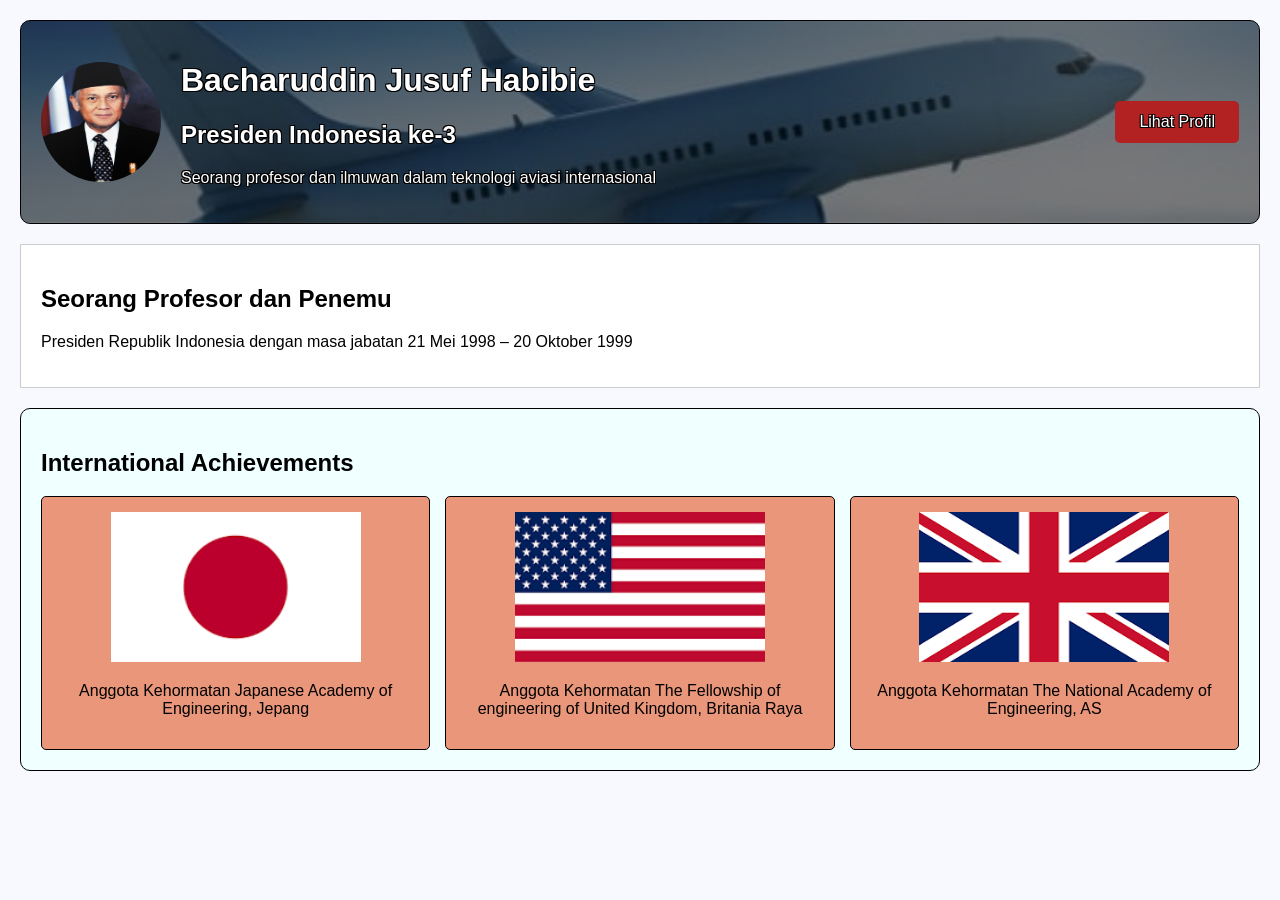
<file: index.html>
<!DOCTYPE html>
<html lang="id">
    <head>
        <title>Praktikum Modul 1</title>
        <link rel="stylesheet" href="style.css">
        <meta name="viewport" content="width=device-width, initial-scale=1.0">
    </head>
    <body>
        <div class="ContainerAwal">
            <img src="images/ProfileFoto.jpg" alt="Foto Profil" width="120" height="120" class="foto-profil">
            <div class="DeskripsiAwal">
                <h1>Bacharuddin Jusuf Habibie</h1>
                <h2>Presiden Indonesia ke-3</h2>
                <p>Seorang profesor dan ilmuwan dalam teknologi aviasi internasional</p>
            </div>
            <a href="index2.html" class="ProfilButton" all>Lihat Profil</a>
        </div>

        <div class="ContainerKedua">
            <h2>Seorang Profesor dan Penemu</h2>
            <p>Presiden Republik Indonesia  dengan masa jabatan 21 Mei 1998 – 20 Oktober 1999</p>
        </div>

        <div class="ContainerKetiga">
            <h2>International Achievements</h2>
            <div class="AchievementList">
                <div class="AchievementItem">
                    <img src="images/Achievement/jpng.png" alt="Achievement 1" width="250" height="150">
                    <p>Anggota Kehormatan Japanese Academy of Engineering, Jepang</p>
                </div>
                <div class="AchievementItem">
                    <img src="images/Achievement/usa.png" alt="Achievement 2" width="250" height="150">
                    <p>Anggota Kehormatan The Fellowship of engineering of United Kingdom, Britania Raya</p>
                </div>
                <div class="AchievementItem">
                    <img src="images/Achievement/uk.png" alt="Achievement 3" width="250" height="150">
                    <p>Anggota Kehormatan The National Academy of Engineering, AS</p>
                </div>
            </div>
        </div>
    </body>
</html>
</file>
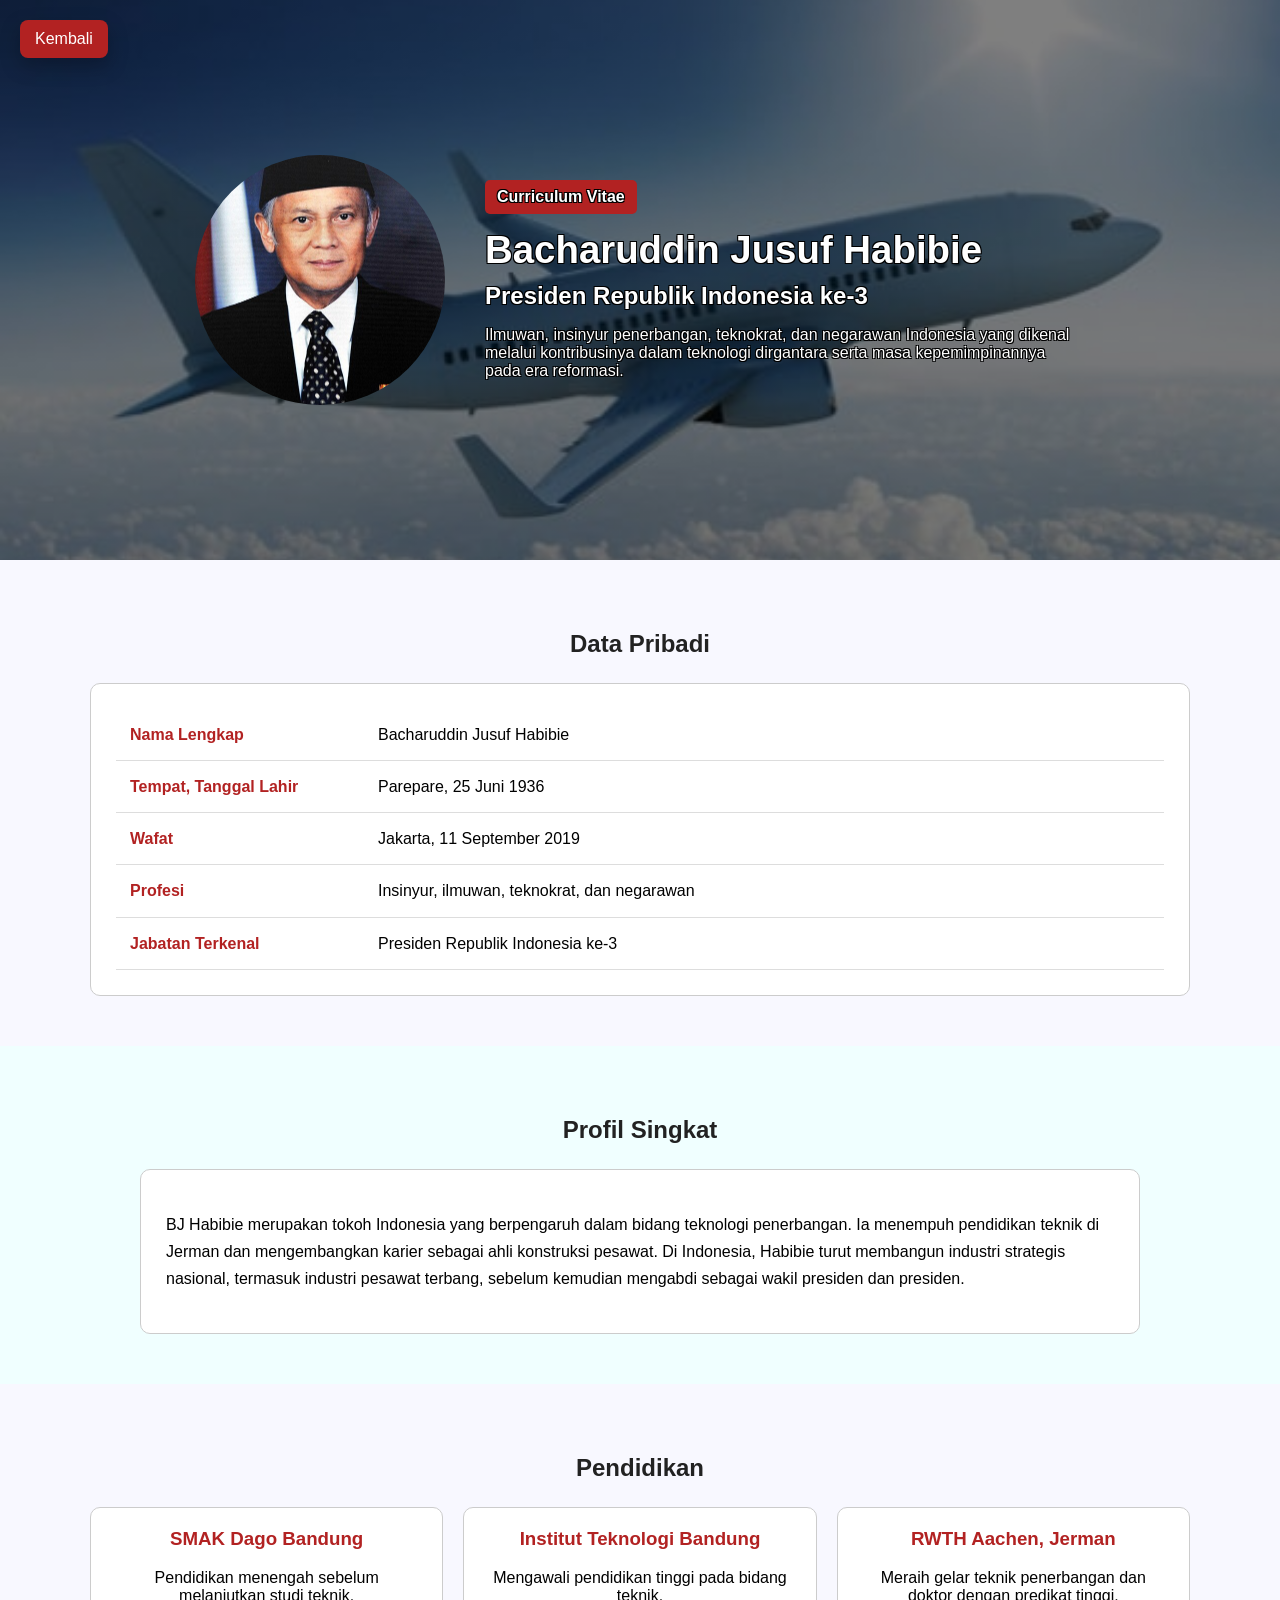
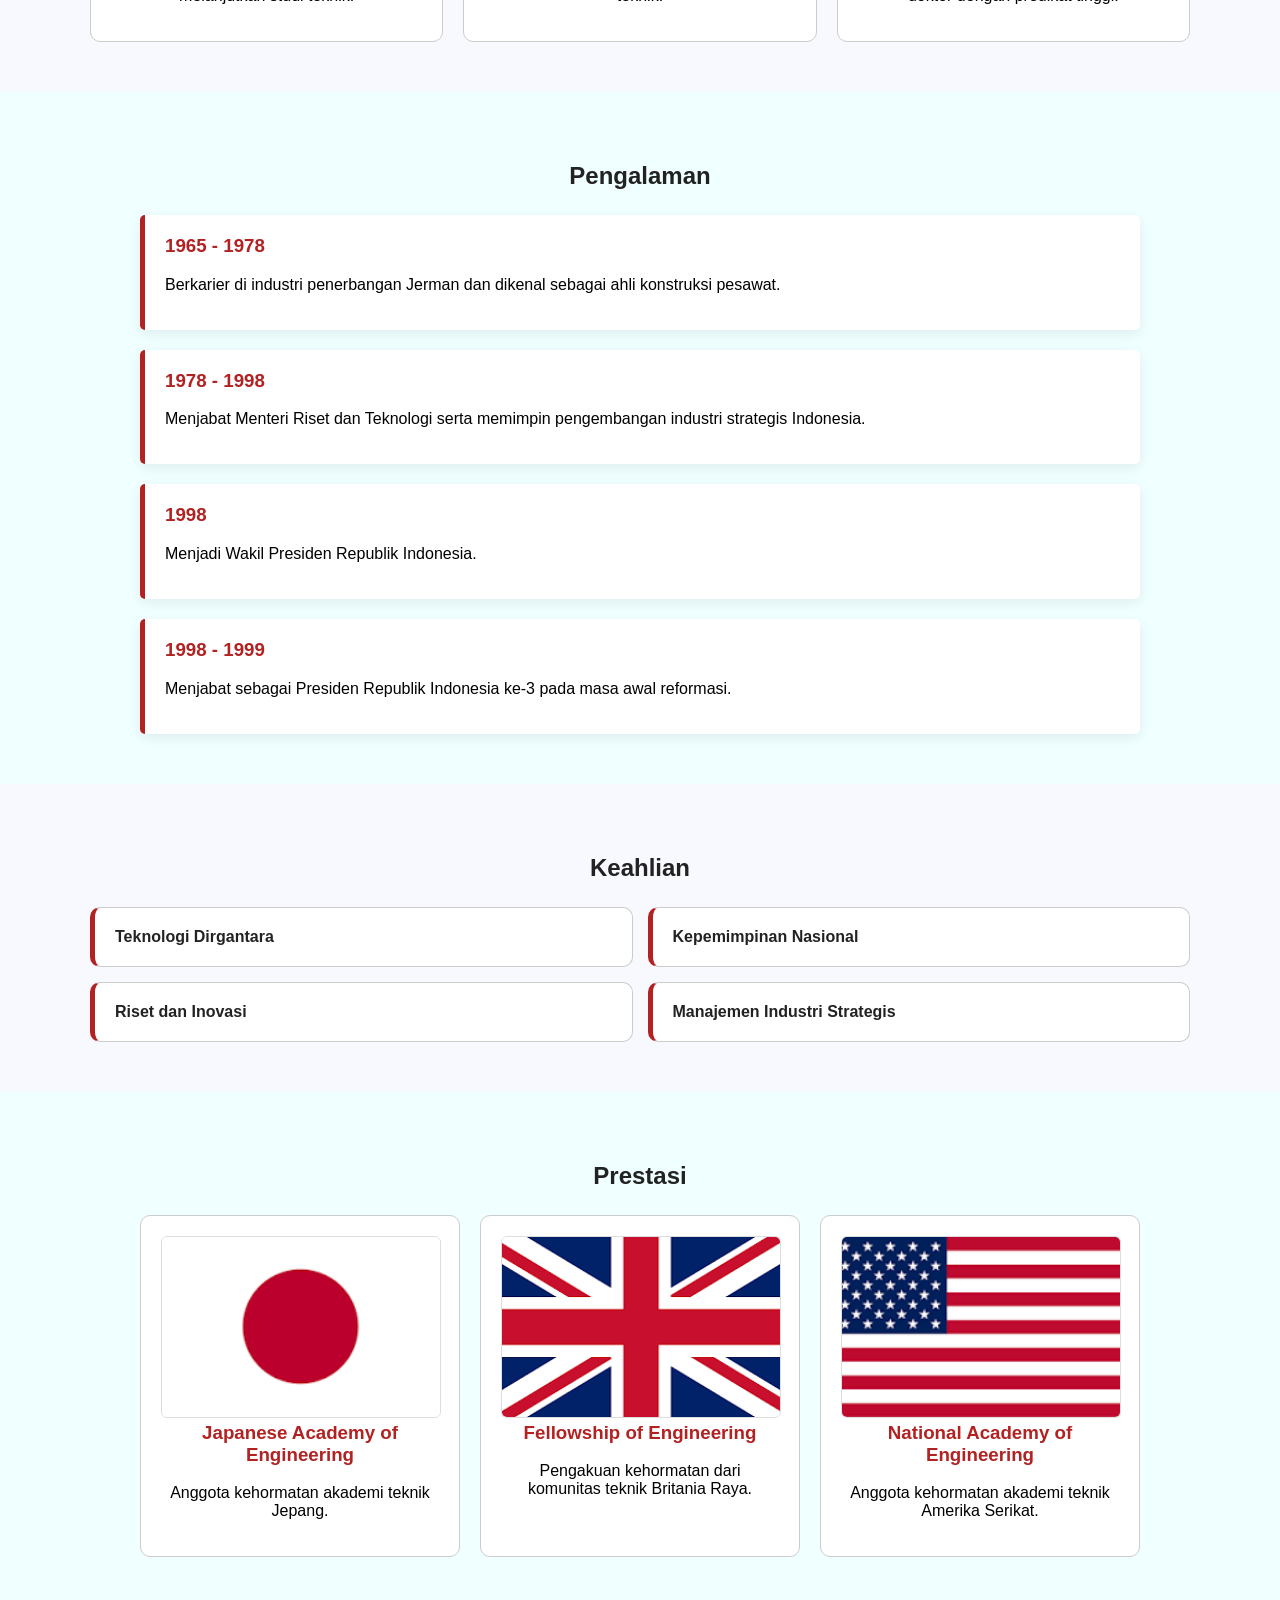
<file: index2.html>
<!DOCTYPE html>
<html lang="id">

<head>
    <title>CV BJ Habibie</title>
    <link rel="stylesheet" href="style.css">
    <meta name="viewport" content="width=device-width, initial-scale=1.0">
</head>

<body>
    <a href="index.html" class="back-button">Kembali</a>

    <header class="hero">
        <img src="images/ProfileFoto.jpg" alt="Foto BJ Habibie" class="profile-img">
        <div class="hero-text">
            <p class="cv-label">Curriculum Vitae</p>
            <h1>Bacharuddin Jusuf Habibie</h1>
            <h2>Presiden Republik Indonesia ke-3</h2>
            <p>
                Ilmuwan, insinyur penerbangan, teknokrat, dan negarawan Indonesia
                yang dikenal melalui kontribusinya dalam teknologi dirgantara serta
                masa kepemimpinannya pada era reformasi.
            </p>
        </div>
    </header>

    <main>
        <section class="section">
            <h2>Data Pribadi</h2>
            <div class="about-card">
                <table class="cv-table">
                    <tr>
                        <th>Nama Lengkap</th>
                        <td>Bacharuddin Jusuf Habibie</td>
                    </tr>
                    <tr>
                        <th>Tempat, Tanggal Lahir</th>
                        <td>Parepare, 25 Juni 1936</td>
                    </tr>
                    <tr>
                        <th>Wafat</th>
                        <td>Jakarta, 11 September 2019</td>
                    </tr>
                    <tr>
                        <th>Profesi</th>
                        <td>Insinyur, ilmuwan, teknokrat, dan negarawan</td>
                    </tr>
                    <tr>
                        <th>Jabatan Terkenal</th>
                        <td>Presiden Republik Indonesia ke-3</td>
                    </tr>
                </table>
            </div>
        </section>

        <section class="section section-soft">
            <h2>Profil Singkat</h2>
            <div class="about-card">
                <p>
                    BJ Habibie merupakan tokoh Indonesia yang berpengaruh dalam bidang
                    teknologi penerbangan. Ia menempuh pendidikan teknik di Jerman dan
                    mengembangkan karier sebagai ahli konstruksi pesawat. Di Indonesia,
                    Habibie turut membangun industri strategis nasional, termasuk industri
                    pesawat terbang, sebelum kemudian mengabdi sebagai wakil presiden dan
                    presiden.
                </p>
            </div>
        </section>

        <section class="section">
            <h2>Pendidikan</h2>
            <div class="education-grid">
                <article class="card">
                    <h3>SMAK Dago Bandung</h3>
                    <p>Pendidikan menengah sebelum melanjutkan studi teknik.</p>
                </article>
                <article class="card">
                    <h3>Institut Teknologi Bandung</h3>
                    <p>Mengawali pendidikan tinggi pada bidang teknik.</p>
                </article>
                <article class="card">
                    <h3>RWTH Aachen, Jerman</h3>
                    <p>Meraih gelar teknik penerbangan dan doktor dengan predikat tinggi.</p>
                </article>
            </div>
        </section>

        <section class="section section-soft">
            <h2>Pengalaman</h2>
            <div class="timeline">
                <div class="timeline-item">
                    <h3>1965 - 1978</h3>
                    <p>Berkarier di industri penerbangan Jerman dan dikenal sebagai ahli konstruksi pesawat.</p>
                </div>
                <div class="timeline-item">
                    <h3>1978 - 1998</h3>
                    <p>Menjabat Menteri Riset dan Teknologi serta memimpin pengembangan industri strategis Indonesia.
                    </p>
                </div>
                <div class="timeline-item">
                    <h3>1998</h3>
                    <p>Menjadi Wakil Presiden Republik Indonesia.</p>
                </div>
                <div class="timeline-item">
                    <h3>1998 - 1999</h3>
                    <p>Menjabat sebagai Presiden Republik Indonesia ke-3 pada masa awal reformasi.</p>
                </div>
            </div>
        </section>

        <section class="section">
            <h2>Keahlian</h2>
            <div class="skills-container">
                <div class="skill-row">
                    <span>Teknologi Dirgantara</span>
                    <div class="bar">
                        <div class="fill skill1"></div>
                    </div>
                </div>
                <div class="skill-row">
                    <span>Kepemimpinan Nasional</span>
                    <div class="bar">
                        <div class="fill skill2"></div>
                    </div>
                </div>
                <div class="skill-row">
                    <span>Riset dan Inovasi</span>
                    <div class="bar">
                        <div class="fill skill3"></div>
                    </div>
                </div>
                <div class="skill-row">
                    <span>Manajemen Industri Strategis</span>
                    <div class="bar">
                        <div class="fill skill4"></div>
                    </div>
                </div>
            </div>
        </section>

        <section class="section section-soft">
            <h2>Prestasi</h2>
            <div class="achievement-grid">
                <article class="achievement-card">
                    <img src="images/Achievement/jpng.png" alt="Japanese Academy of Engineering">
                    <h3>Japanese Academy of Engineering</h3>
                    <p>Anggota kehormatan akademi teknik Jepang.</p>
                </article>
                <article class="achievement-card">
                    <img src="images/Achievement/uk.png" alt="Fellowship of Engineering United Kingdom">
                    <h3>Fellowship of Engineering</h3>
                    <p>Pengakuan kehormatan dari komunitas teknik Britania Raya.</p>
                </article>
                <article class="achievement-card">
                    <img src="images/Achievement/usa.png" alt="National Academy of Engineering Amerika Serikat">
                    <h3>National Academy of Engineering</h3>
                    <p>Anggota kehormatan akademi teknik Amerika Serikat.</p>
                </article>
            </div>
        </section>
    </main>
</body>

</html>
</file>
<file: style.css>
body {
    margin: 0;
    background-color: ghostwhite;
    font-family: Arial, sans-serif;
}

.ContainerAwal {
    display: flex;
    align-items: center;
    background-image: linear-gradient(rgba(0, 0, 0, 0.5), rgba(0, 0, 0, 0.5)), url('images/BGProfil.jpg');
    background-size: cover;
    background-position: center;
    background-repeat: no-repeat;
    padding: 20px;
    margin: 20px;
    border: 1px solid black;
    border-radius: 10px;
    color: white;
    text-shadow: -1px -1px 0 #000, 1px -1px 0 #000, -1px 1px 0 #000, 1px 1px 0 #000;
}

.foto-profil {
    display: block;
    margin-right: 20px;
    border-radius: 50%;
    transition: transform 0.2s ease-in-out;
}

.foto-profil:hover {
    transform: scale(1.2);
}

.ProfilButton {
    display: inline-block;
    margin-left: auto;
    background-color: firebrick;
    color: white;
    padding: 12px 24px;
    border-radius: 5px;
    text-decoration: none;
    transition: transform 0.3s ease-in-out, background-color 0.3s ease-in-out;
}

.ProfilButton:hover {
    background-color: lightgray;
    transform: scale(1.2);
}

.ContainerKedua {
    background-color: #ffffff;
    padding: 20px;
    margin: 20px;
    border: 1px solid #cccccc;
}

.ContainerKetiga {
    background-color: azure;
    padding: 20px;
    margin: 20px;
    border: 1px solid black;
    border-radius: 10px;
}

.AchievementList {
    display: grid;
    grid-template-columns: repeat(3, 1fr);
    gap: 15px;
}

.AchievementItem {
    background-color: darksalmon;
    padding: 15px;
    border: 1px solid black;
    border-radius: 5px;
    text-align: center;
}

.AchievementItem img {
    max-width: 100%;
    object-fit: cover;
}

/* index2.html */
.back-button {
    position: fixed;
    top: 20px;
    left: 20px;
    z-index: 1000;
    background-color: firebrick;
    color: white;
    padding: 10px 15px;
    border-radius: 8px;
    text-decoration: none;
    box-shadow: 0 8px 20px rgba(0, 0, 0, 0.25);
    transition: transform 0.3s ease-in-out, background-color 0.3s ease-in-out;
}

.back-button:hover {
    background-color: black;
    transform: translateY(-2px);
}

.hero {
    display: flex;
    align-items: center;
    justify-content: center;
    gap: 40px;
    min-height: 360px;
    padding: 100px 30px;
    color: white;
    background-image: linear-gradient(rgba(0, 0, 0, 0.5), rgba(0, 0, 0, 0.5)), url('images/BGProfil.jpg');
    background-size: cover;
    background-position: center;
    background-repeat: no-repeat;
    text-shadow: -1px -1px 0 #000, 1px -1px 0 #000, -1px 1px 0 #000, 1px 1px 0 #000;
}

.profile-img {
    width: 250px;
    height: 250px;
    border-radius: 50%;
    object-fit: cover;
    transition: transform 0.3s ease-in-out;
}

.profile-img:hover {
    transform: scale(1.1);
}

.hero-text {
    max-width: 600px;
}

.hero-text h1 {
    margin: 0 0 10px;
    font-size: 2.4rem;
}

.hero-text h2 {
    margin: 0 0 16px;
}

.cv-label {
    display: inline-block;
    background-color: firebrick;
    padding: 8px 12px;
    border-radius: 5px;
    margin-bottom: 14px;
    font-weight: bold;
}

.section {
    max-width: 1100px;
    margin: 0 auto;
    padding: 50px;
}

.section h2 {
    text-align: center;
    margin-bottom: 25px;
    color: #222;
}

.section-soft {
    background-color: azure;
    max-width: none;
    padding-left: calc((100% - 1100px) / 2 + 50px);
    padding-right: calc((100% - 1100px) / 2 + 50px);
}

.about-card {
    background-color: white;
    padding: 25px;
    border: 1px solid #cccccc;
    border-radius: 10px;
    line-height: 1.7;
}

.cv-table {
    width: 100%;
    border-collapse: collapse;
}

.cv-table th,
.cv-table td {
    padding: 12px 14px;
    border-bottom: 1px solid #dddddd;
    text-align: left;
    vertical-align: top;
}

.cv-table th {
    width: 220px;
    color: firebrick;
}

.education-grid,
.achievement-grid {
    display: grid;
    grid-template-columns: repeat(3, 1fr);
    gap: 20px;
}

.card,
.achievement-card,
.skill-row {
    background-color: white;
    padding: 20px;
    border: 1px solid #cccccc;
    border-radius: 10px;
    text-align: center;
    transition: transform 0.3s ease-in-out, box-shadow 0.3s ease-in-out;
}

.card:hover,
.achievement-card:hover,
.skill-row:hover {
    transform: translateY(-5px);
    box-shadow: 0 10px 24px rgba(0, 0, 0, 0.12);
}

.timeline {
    display: flex;
    flex-direction: column;
    gap: 20px;
}

.timeline-item {
    background-color: white;
    padding: 20px;
    border-left: 5px solid firebrick;
    border-radius: 5px;
    box-shadow: 0 4px 14px rgba(0, 0, 0, 0.08);
}

.timeline-item h3,
.card h3,
.achievement-card h3 {
    color: firebrick;
    margin-top: 0;
}

.skills-container {
    display: grid;
    grid-template-columns: repeat(2, 1fr);
    gap: 15px;
}

.skill-row {
    border-left: 5px solid firebrick;
    text-align: left;
}

.skill-row span {
    display: inline-block;
    color: #222222;
    font-weight: bold;
}

.bar,
.fill {
    display: none;
}

.achievement-card img {
    width: 100%;
    height: 180px;
    object-fit: cover;
    border: 1px solid #dddddd;
    border-radius: 6px;
}

@media (max-width: 1024px) {
    .AchievementList,
    .education-grid,
    .achievement-grid {
        grid-template-columns: repeat(2, 1fr);
    }

    .hero {
        padding: 80px 30px;
    }
}

@media (max-width: 768px) {
    body {
        padding: 5px;
    }

    .ContainerAwal {
        flex-direction: column;
        text-align: center;
        padding: 20px 15px;
        margin: 10px auto;
    }

    .foto-profil {
        width: 100px;
        height: 100px;
        margin-right: 0;
    }

    .DeskripsiAwal h1 {
        font-size: 1.35rem;
    }

    .DeskripsiAwal h2 {
        font-size: 1.05rem;
    }

    .ProfilButton {
        width: 100%;
        max-width: 220px;
        margin: 15px auto 0;
        text-align: center;
    }

    .ContainerKedua,
    .ContainerKetiga {
        padding: 15px;
        margin: 10px auto;
    }

    .AchievementList,
    .education-grid,
    .achievement-grid,
    .skills-container {
        grid-template-columns: 1fr;
    }

    .AchievementItem img {
        width: auto;
        max-height: 180px;
    }

    .back-button {
        top: 10px;
        left: 10px;
    }

    .hero {
        flex-direction: column;
        text-align: center;
        padding: 80px 20px 50px;
    }

    .profile-img {
        width: 180px;
        height: 180px;
    }

    .hero-text h1 {
        font-size: 1.8rem;
    }

    .section,
    .section-soft {
        padding: 25px;
    }

    .cv-table th,
    .cv-table td {
        display: block;
        width: auto;
        padding: 10px 0;
    }

    .cv-table th {
        border-bottom: 0;
        padding-bottom: 0;
    }
}
</file>
